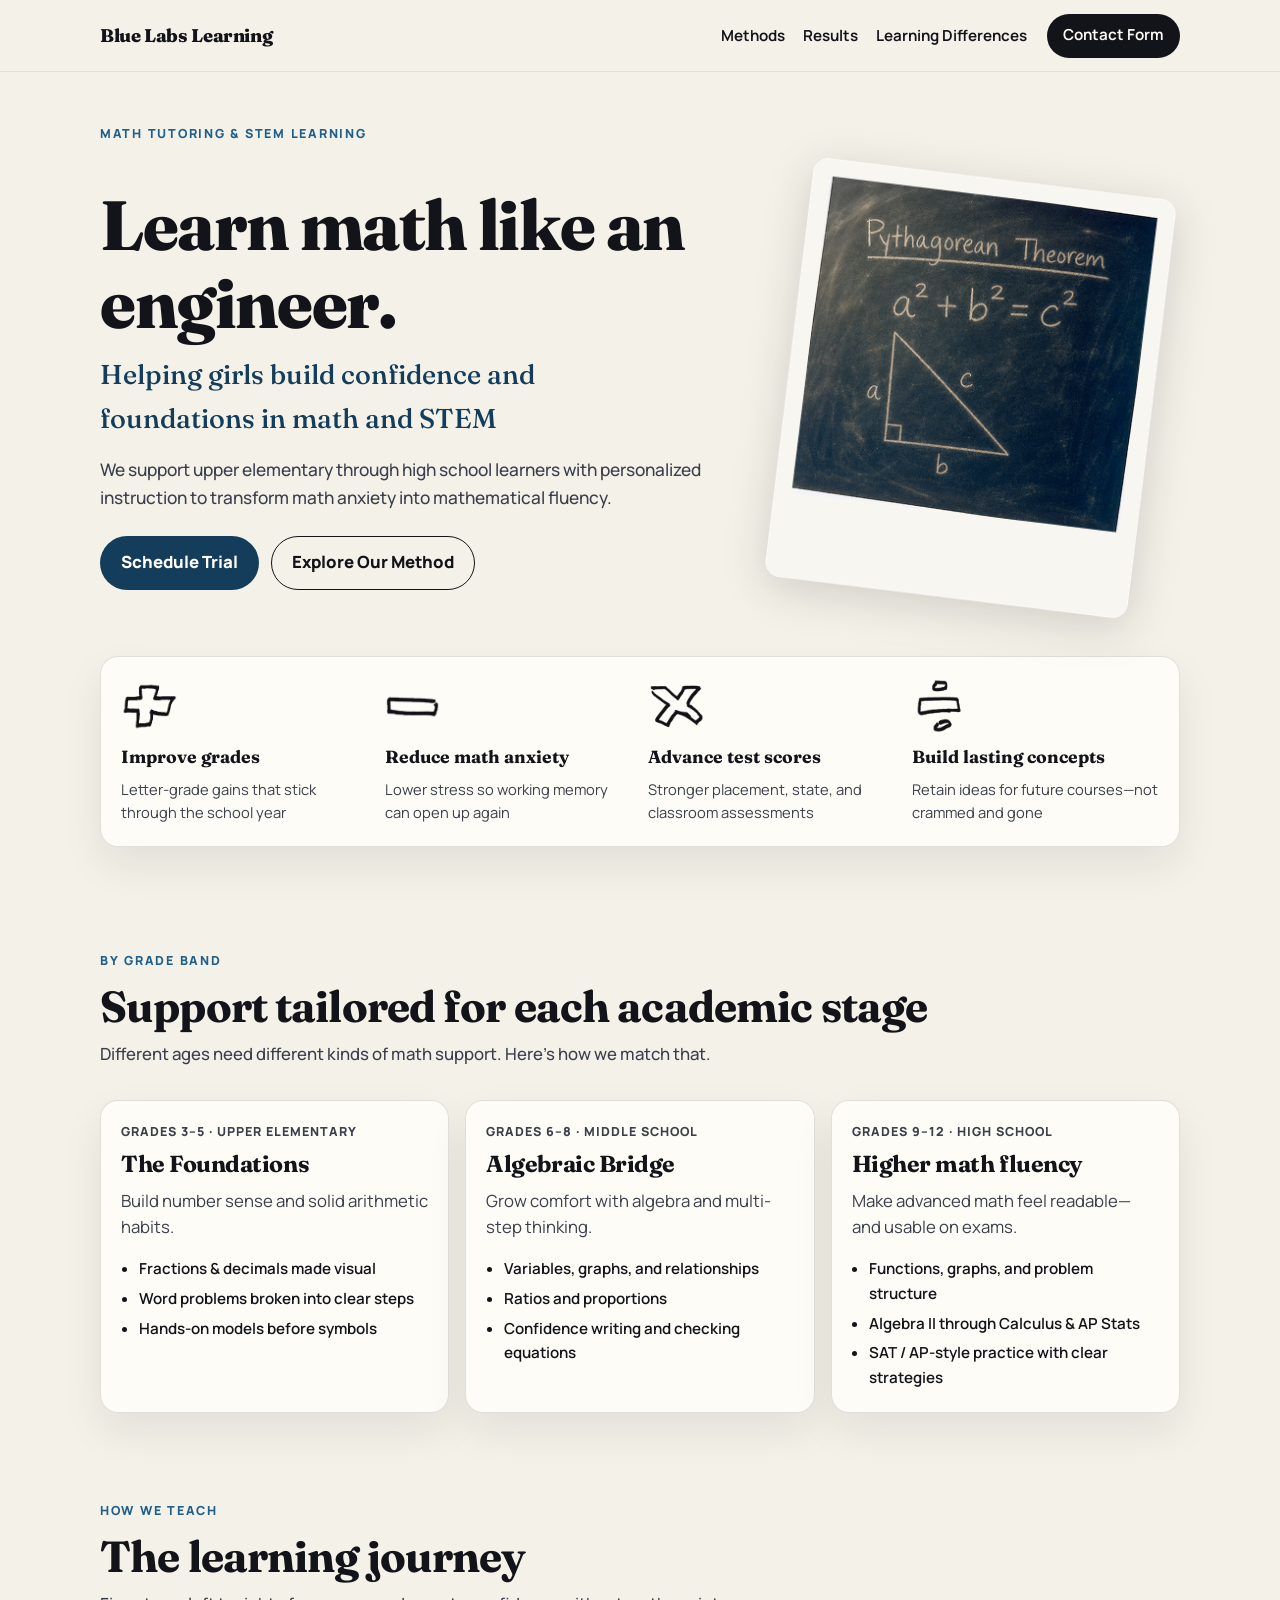
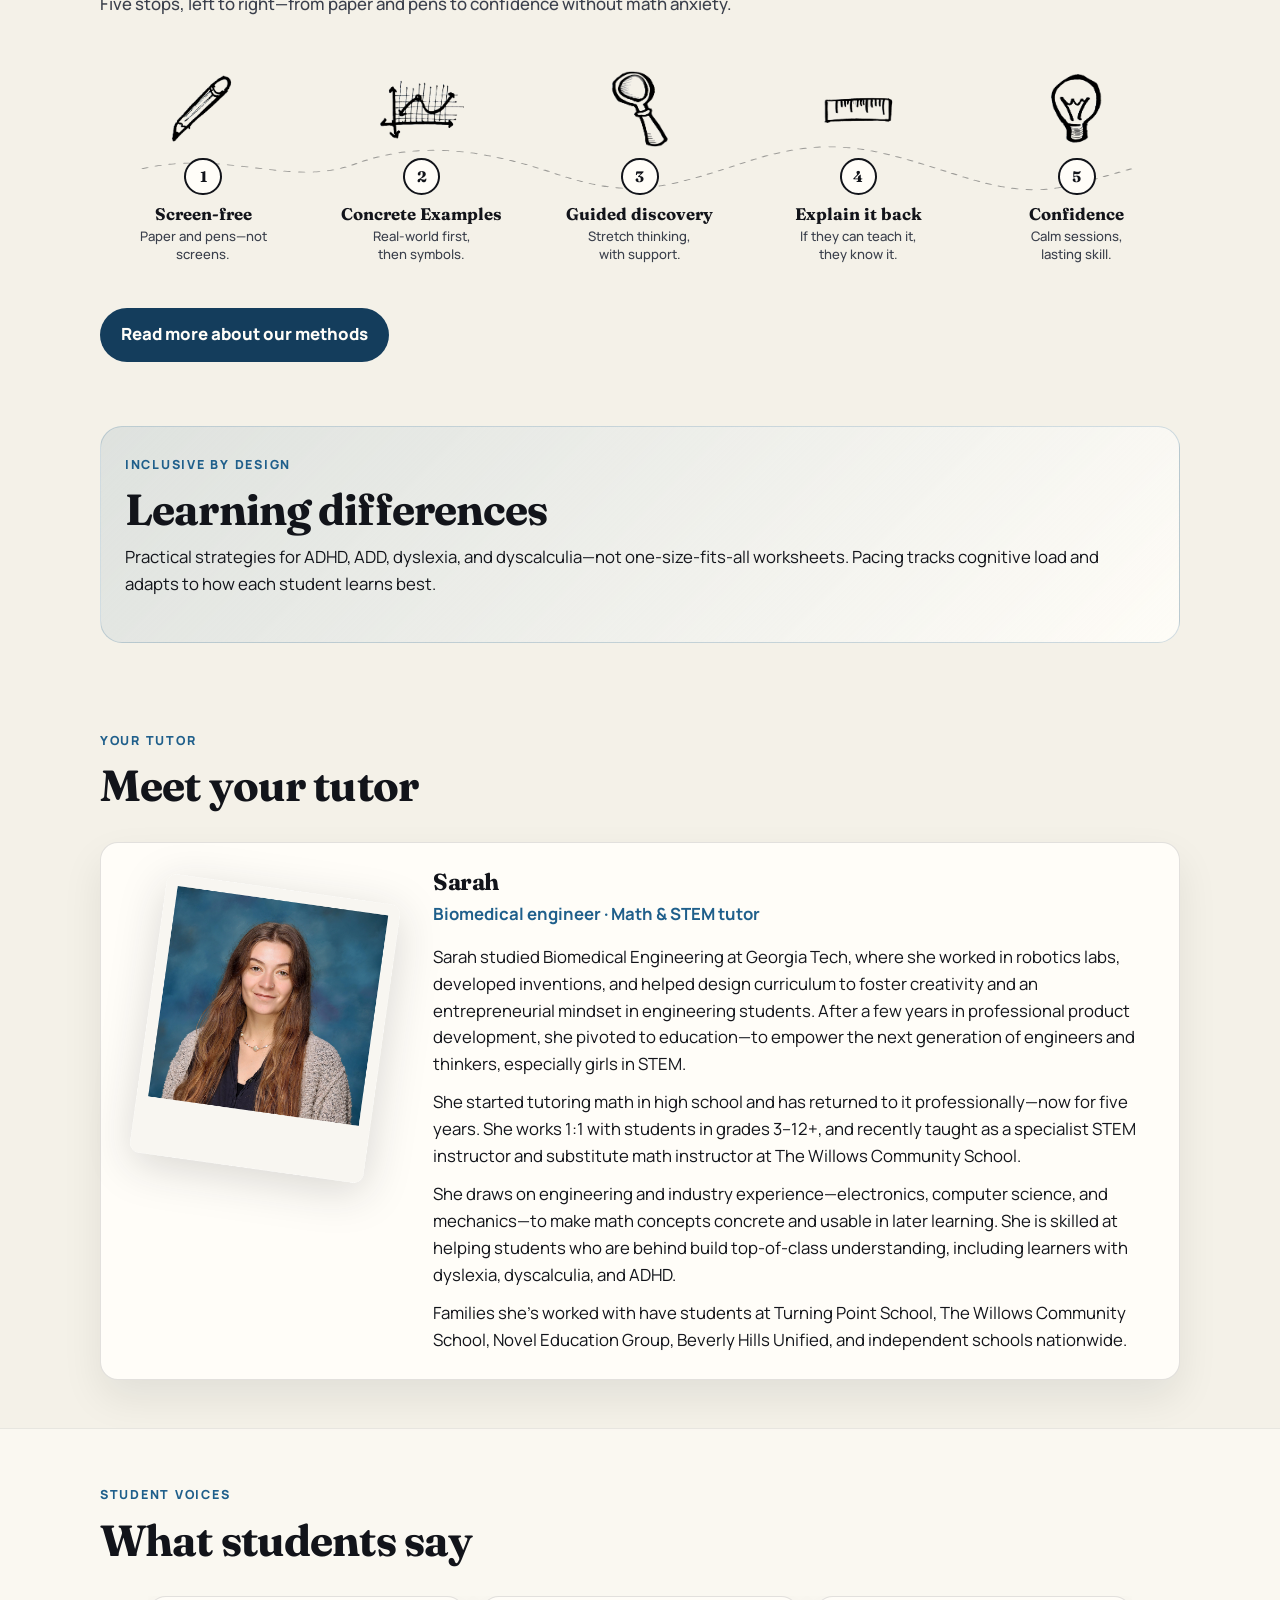
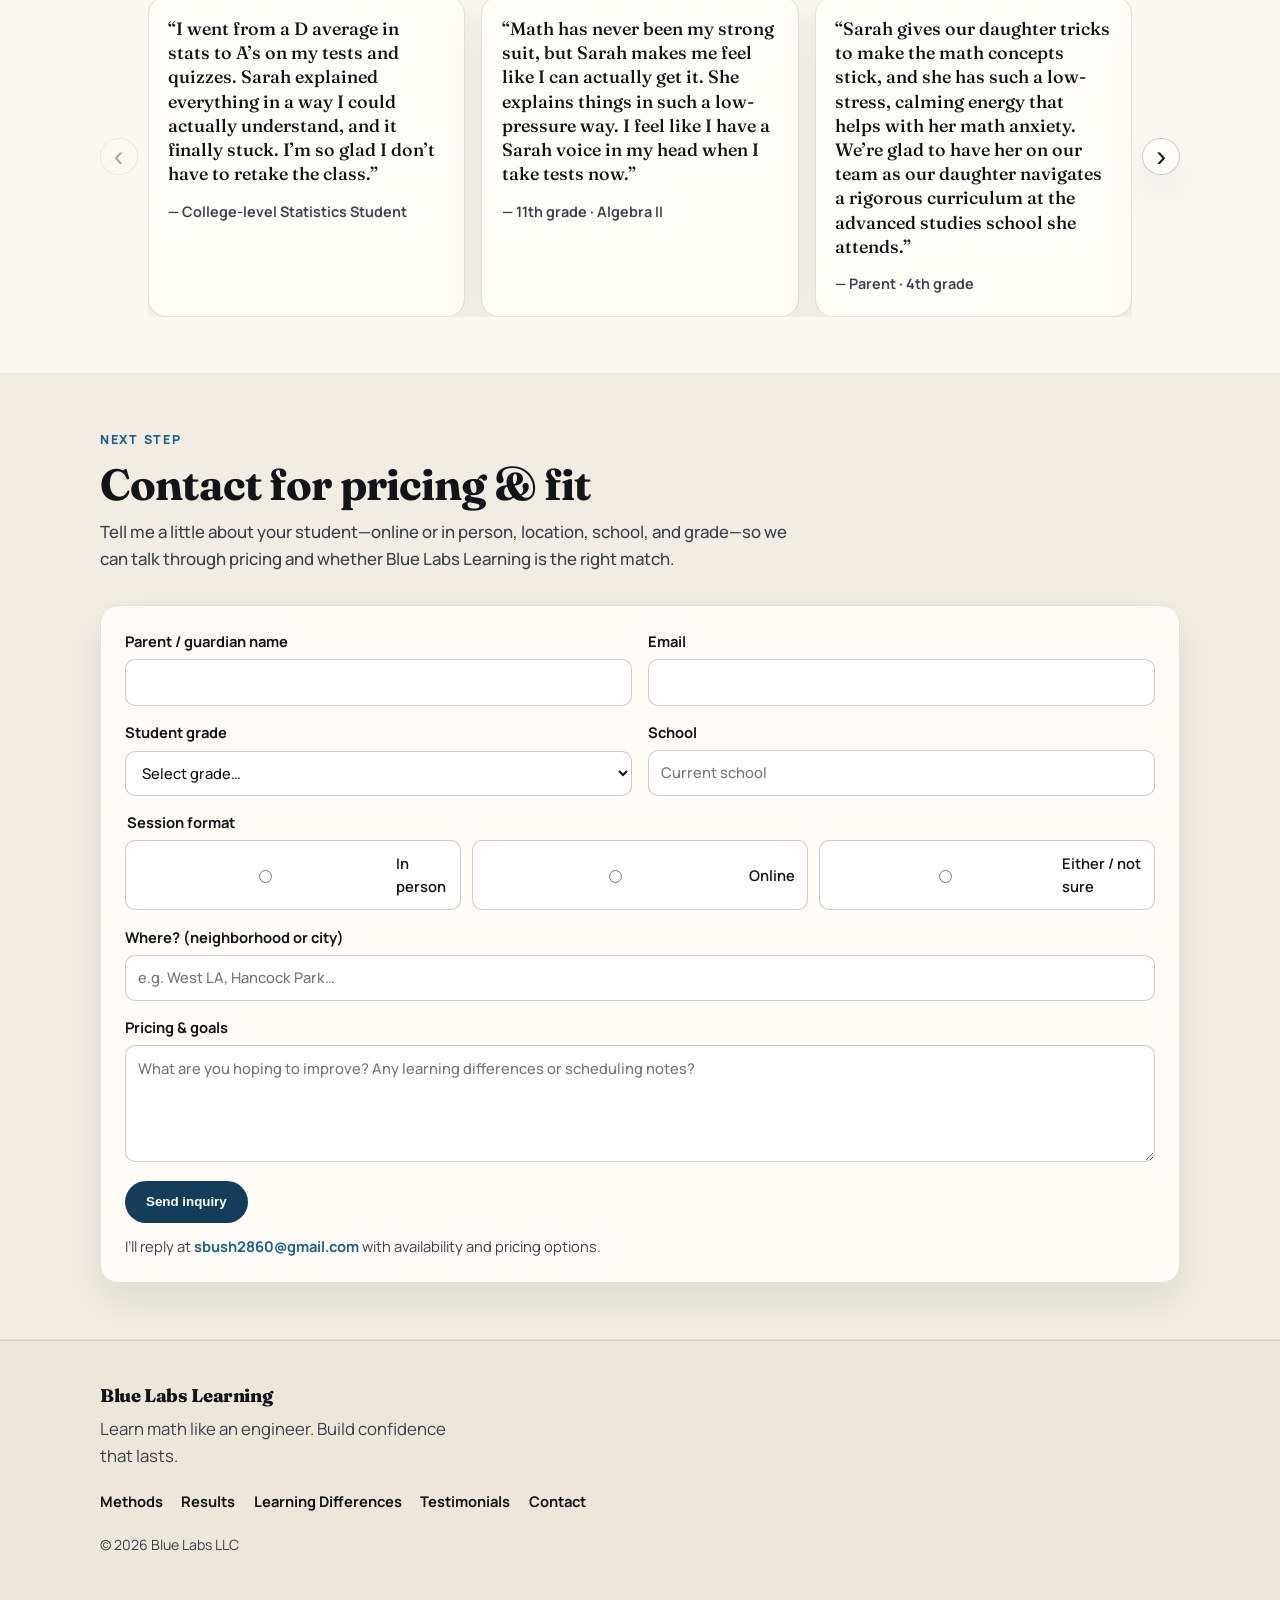
<file: index.html>
<!doctype html>
<html lang="en">
  <head>
    <meta charset="UTF-8" />
    <meta name="viewport" content="width=device-width, initial-scale=1.0" />
    <meta
      name="description"
      content="Blue Labs Learning — in-person and online 1:1 math tutoring from an engineer. Helping girls build confidence and foundations in math and STEM across Los Angeles."
    />
    <title>Blue Labs Learning | Math &amp; STEM Tutoring</title>
    <link rel="preconnect" href="https://fonts.googleapis.com" />
    <link rel="preconnect" href="https://fonts.gstatic.com" crossorigin />
    <link
      href="https://fonts.googleapis.com/css2?family=Fraunces:opsz,wght@9..144,500;9..144,700;9..144,800&family=Manrope:wght@400;500;600;700;800&display=swap"
      rel="stylesheet"
    />
    <link rel="stylesheet" href="css/styles.css" />
  </head>
  <body>
    <header class="site-header">
      <div class="shell header-inner">
        <a class="logo" href="index.html">Blue Labs Learning</a>
        <button class="nav-toggle" type="button" aria-expanded="false" aria-controls="site-nav">
          Menu
        </button>
        <nav id="site-nav" class="site-nav" aria-label="Primary">
          <ul>
            <li><a href="methods.html">Methods</a></li>
            <li><a href="#results">Results</a></li>
            <li><a href="#learning-differences">Learning Differences</a></li>
          </ul>
          <a class="btn btn-ink btn-compact" href="#contact">Contact Form</a>
        </nav>
      </div>
    </header>

    <main>
      <section class="hero shell">
        <p class="eyebrow">Math tutoring &amp; STEM learning</p>
        <div class="hero-layout">
          <div class="hero-copy">
            <h1>Learn math like an engineer.</h1>
            <p class="hero-sub">Helping girls build confidence and foundations in math and STEM</p>
            <p class="hero-lead">
              We support upper elementary through high school learners with personalized instruction
              to transform math anxiety into mathematical fluency.
            </p>
            <div class="button-row">
              <a class="btn btn-primary" href="#contact">Schedule Trial</a>
              <a class="btn btn-ghost" href="methods.html">Explore Our Method</a>
            </div>
          </div>
          <div class="hero-art">
            <img
              class="hero-polaroid"
              src="assets/chalkboard-pythagorean-polaroid.png"
              alt="Polaroid photo of a chalkboard with the Pythagorean theorem written in chalk."
              width="853"
              height="952"
            />
          </div>
        </div>
      </section>

      <section id="results" class="validation shell" aria-label="Outcomes">
        <ul class="validation-list">
          <li>
            <img class="hand-icon" src="assets/icon-plus.png" alt="" width="72" height="72" />
            <strong>Improve grades</strong>
            <span>Letter-grade gains that stick through the school year</span>
          </li>
          <li>
            <img class="hand-icon" src="assets/icon-minus.png" alt="" width="72" height="72" />
            <strong>Reduce math anxiety</strong>
            <span>Lower stress so working memory can open up again</span>
          </li>
          <li>
            <img class="hand-icon" src="assets/icon-times.png" alt="" width="72" height="72" />
            <strong>Advance test scores</strong>
            <span>Stronger placement, state, and classroom assessments</span>
          </li>
          <li>
            <img class="hand-icon" src="assets/icon-divide.png" alt="" width="72" height="72" />
            <strong>Build lasting concepts</strong>
            <span>Retain ideas for future courses—not crammed and gone</span>
          </li>
        </ul>
      </section>

        <section class="section shell stages" aria-labelledby="stages-heading">
          <header class="section-head">
            <p class="eyebrow">By grade band</p>
            <h2 id="stages-heading">Support tailored for each academic stage</h2>
            <p class="section-lead">Different ages need different kinds of math support. Here’s how we match that.</p>
          </header>

          <div class="stage-grid">
            <article class="stage-card">
              <p class="stage-meta">Grades 3–5 · Upper Elementary</p>
              <h3>The Foundations</h3>
              <p>Build number sense and solid arithmetic habits.</p>
              <ul>
                <li>Fractions &amp; decimals made visual</li>
                <li>Word problems broken into clear steps</li>
                <li>Hands-on models before symbols</li>
              </ul>
            </article>
            <article class="stage-card">
              <p class="stage-meta">Grades 6–8 · Middle School</p>
              <h3>Algebraic Bridge</h3>
              <p>Grow comfort with algebra and multi-step thinking.</p>
              <ul>
                <li>Variables, graphs, and relationships</li>
                <li>Ratios and proportions</li>
                <li>Confidence writing and checking equations</li>
              </ul>
            </article>
            <article class="stage-card">
              <p class="stage-meta">Grades 9–12 · High School</p>
              <h3>Higher math fluency</h3>
              <p>Make advanced math feel readable—and usable on exams.</p>
              <ul>
                <li>Functions, graphs, and problem structure</li>
                <li>Algebra II through Calculus &amp; AP Stats</li>
                <li>SAT / AP-style practice with clear strategies</li>
              </ul>
            </article>
          </div>
        </section>

        <section id="methods" class="section shell" aria-labelledby="methods-heading">
          <header class="section-head">
            <p class="eyebrow">How we teach</p>
            <h2 id="methods-heading">The learning journey</h2>
            <p class="section-lead">
              Five stops, left to right—from paper and pens to confidence without math anxiety.
            </p>
          </header>

          <div class="method-path-wrap">
            <svg class="method-path-trail method-path-trail-h" aria-hidden="true" viewBox="0 0 1000 140" preserveAspectRatio="none">
              <path
                d="M30 70
                   C110 18, 170 122, 230 58
                   S350 16, 420 84
                   S520 128, 600 52
                   S720 14, 800 88
                   S900 120, 970 66"
              />
            </svg>
            <svg class="method-path-trail method-path-trail-v" aria-hidden="true" viewBox="0 0 80 560" preserveAspectRatio="none">
              <path
                d="M40 18
                   C12 70, 68 110, 40 160
                   S68 230, 40 280
                   S12 350, 40 400
                   S68 470, 40 520"
              />
            </svg>
            <ol class="method-path" aria-label="Five method stops">
              <li class="method-path-stop">
                <span class="method-path-marker">
                  <img class="method-path-icon" src="assets/Pencil.png" alt="" width="80" height="80" />
                  <span class="method-path-num" aria-hidden="true">1</span>
                </span>
                <span class="method-path-copy">
                  <span class="method-path-title">Screen-free</span>
                  <span class="method-path-blurb">Paper and pens—not screens.</span>
                </span>
              </li>
              <li class="method-path-stop">
                <span class="method-path-marker">
                  <img class="method-path-icon" src="assets/Graph.png" alt="" width="80" height="80" />
                  <span class="method-path-num" aria-hidden="true">2</span>
                </span>
                <span class="method-path-copy">
                  <span class="method-path-title">Concrete Examples</span>
                  <span class="method-path-blurb">Real-world first, then symbols.</span>
                </span>
              </li>
              <li class="method-path-stop">
                <span class="method-path-marker">
                  <img class="method-path-icon" src="assets/Glass.png" alt="" width="80" height="80" />
                  <span class="method-path-num" aria-hidden="true">3</span>
                </span>
                <span class="method-path-copy">
                  <span class="method-path-title">Guided discovery</span>
                  <span class="method-path-blurb">Stretch thinking, with support.</span>
                </span>
              </li>
              <li class="method-path-stop">
                <span class="method-path-marker">
                  <img class="method-path-icon" src="assets/Ruler.png" alt="" width="80" height="80" />
                  <span class="method-path-num" aria-hidden="true">4</span>
                </span>
                <span class="method-path-copy">
                  <span class="method-path-title">Explain it back</span>
                  <span class="method-path-blurb">If they can teach it, they know it.</span>
                </span>
              </li>
              <li class="method-path-stop">
                <span class="method-path-marker">
                  <img class="method-path-icon" src="assets/Bulb.png" alt="" width="80" height="80" />
                  <span class="method-path-num" aria-hidden="true">5</span>
                </span>
                <span class="method-path-copy">
                  <span class="method-path-title">Confidence</span>
                  <span class="method-path-blurb">Calm sessions, lasting skill.</span>
                </span>
              </li>
            </ol>
          </div>

          <div class="button-row">
            <a class="btn btn-primary" href="methods.html">Read more about our methods</a>
          </div>
        </section>

        <section id="learning-differences" class="section shell band" aria-labelledby="ld-heading">
          <div class="band-grid band-grid-copy">
            <div>
              <p class="eyebrow">Inclusive by design</p>
              <h2 id="ld-heading">Learning differences</h2>
              <p>
                Practical strategies for ADHD, ADD, dyslexia, and dyscalculia—not one-size-fits-all
                worksheets. Pacing tracks cognitive load and adapts to how each student learns best.
              </p>
            </div>
          </div>
        </section>

        <section class="section shell tutor" aria-labelledby="tutor-heading">
          <header class="section-head">
            <p class="eyebrow">Your tutor</p>
            <h2 id="tutor-heading">Meet your tutor</h2>
          </header>
          <div class="tutor-panel">
            <img
              class="tutor-photo"
              src="assets/sarah-tutor-polaroid.png"
              alt="Polaroid portrait of Sarah Bush, founder of Blue Labs Learning."
              width="1054"
              height="1202"
            />
            <div class="tutor-copy">
              <h3>Sarah</h3>
              <p class="tutor-role">Biomedical engineer · Math &amp; STEM tutor</p>
              <p>
                Sarah studied Biomedical Engineering at Georgia Tech, where she worked in robotics
                labs, developed inventions, and helped design curriculum to foster creativity and an
                entrepreneurial mindset in engineering students. After a few years in professional
                product development, she pivoted to education—to empower the next generation of
                engineers and thinkers, especially girls in STEM.
              </p>
              <p>
                She started tutoring math in high school and has returned to it professionally—now
                for five years. She works 1:1 with students in grades 3–12+, and recently taught as a
                specialist STEM instructor and substitute math instructor at The Willows Community
                School.
              </p>
              <p>
                She draws on engineering and industry experience—electronics, computer science, and
                mechanics—to make math concepts concrete and usable in later learning. She is skilled
                at helping students who are behind build top-of-class understanding, including
                learners with dyslexia, dyscalculia, and ADHD.
              </p>
              <p>
                Families she’s worked with have students at Turning Point School, The Willows
                Community School, Novel Education Group, Beverly Hills Unified, and independent
                schools nationwide.
              </p>
            </div>
          </div>
        </section>

        <section
          id="testimonials"
          class="section full-band testimonials-band"
          aria-labelledby="testimonials-heading"
        >
          <div class="shell">
            <header class="section-head">
              <p class="eyebrow">Student voices</p>
              <h2 id="testimonials-heading">What students say</h2>
            </header>
            <div class="quote-carousel">
              <button class="quote-nav quote-nav-prev" type="button" aria-label="Previous testimonials">
                <span aria-hidden="true">‹</span>
              </button>
              <div class="quote-viewport">
                <div class="quote-track">
                  <blockquote class="quote-card">
                    <p>
                      “I went from a D average in stats to A’s on my tests and quizzes. Sarah
                      explained everything in a way I could actually understand, and it finally
                      stuck. I’m so glad I don’t have to retake the class.”
                    </p>
                    <footer>— College-level Statistics Student</footer>
                  </blockquote>
                  <blockquote class="quote-card">
                    <p>
                      “Math has never been my strong suit, but Sarah makes me feel like I can actually
                      get it. She explains things in such a low-pressure way. I feel like I have a
                      Sarah voice in my head when I take tests now.”
                    </p>
                    <footer>— 11th grade · Algebra II</footer>
                  </blockquote>
                  <blockquote class="quote-card">
                    <p>
                      “Sarah gives our daughter tricks to make the math concepts stick, and she has
                      such a low-stress, calming energy that helps with her math anxiety. We’re glad
                      to have her on our team as our daughter navigates a rigorous curriculum at the
                      advanced studies school she attends.”
                    </p>
                    <footer>— Parent · 4th grade</footer>
                  </blockquote>
                  <blockquote class="quote-card">
                    <p>
                      “Sarah has been my tutor for three years now, and she was the first person to
                      make math not feel like a scary monster.”
                    </p>
                    <footer>— 7th grader · dyslexia, ADHD</footer>
                  </blockquote>
                  <blockquote class="quote-card">
                    <p>
                      “I like the way she explains things, she’s fun and I want to keep working
                      together.”
                    </p>
                    <footer>— 7th grader · dyscalculia</footer>
                  </blockquote>
                  <blockquote class="quote-card">
                    <p>
                      “She is so funny and makes math super fun for me. She is kind and always makes my day
                      brighter.”
                    </p>
                    <footer>— 8th grader · ADHD</footer>
                  </blockquote>
                </div>
              </div>
              <button class="quote-nav quote-nav-next" type="button" aria-label="Next testimonials">
                <span aria-hidden="true">›</span>
              </button>
            </div>
          </div>
        </section>

        <section id="contact" class="section full-band contact-band" aria-labelledby="contact-heading">
          <div class="shell">
            <header class="section-head">
              <p class="eyebrow">Next step</p>
              <h2 id="contact-heading">Contact for pricing &amp; fit</h2>
              <p class="section-lead">
                Tell me a little about your student—online or in person, location, school, and grade—so
                we can talk through pricing and whether Blue Labs Learning is the right match.
              </p>
            </header>

            <form class="contact-form" action="#" method="post">
              <div class="form-grid">
                <label>
                  Parent / guardian name
                  <input type="text" name="name" autocomplete="name" required />
                </label>
                <label>
                  Email
                  <input type="email" name="email" autocomplete="email" required />
                </label>
                <label>
                  Student grade
                  <select name="grade" required>
                    <option value="">Select grade…</option>
                    <option>3</option>
                    <option>4</option>
                    <option>5</option>
                    <option>6</option>
                    <option>7</option>
                    <option>8</option>
                    <option>9</option>
                    <option>10</option>
                    <option>11</option>
                    <option>12</option>
                  </select>
                </label>
                <label>
                  School
                  <input type="text" name="school" placeholder="Current school" />
                </label>
                <fieldset class="span-2">
                  <legend>Session format</legend>
                  <div class="choice-row">
                    <label class="choice"
                      ><input type="radio" name="format" value="in-person" required /> In person</label
                    >
                    <label class="choice"
                      ><input type="radio" name="format" value="online" /> Online</label
                    >
                    <label class="choice"
                      ><input type="radio" name="format" value="either" /> Either / not sure</label
                    >
                  </div>
                </fieldset>
                <label class="span-2">
                  Where? (neighborhood or city)
                  <input type="text" name="where" placeholder="e.g. West LA, Hancock Park…" />
                </label>
                <label class="span-2">
                  Pricing &amp; goals
                  <textarea
                    name="message"
                    rows="4"
                    placeholder="What are you hoping to improve? Any learning differences or scheduling notes?"
                  ></textarea>
                </label>
              </div>
              <button class="btn btn-primary" type="submit">Send inquiry</button>
              <p class="form-note">
                I’ll reply at
                <a href="mailto:sbush2860@gmail.com">sbush2860@gmail.com</a>
                with availability and pricing options.
              </p>
            </form>
          </div>
        </section>
    </main>

    <footer class="site-footer">
      <div class="shell footer-inner">
        <div>
          <p class="logo footer-logo">Blue Labs Learning</p>
          <p class="footer-tag">Learn math like an engineer. Build confidence that lasts.</p>
        </div>
        <nav aria-label="Footer">
          <a href="methods.html">Methods</a>
          <a href="#results">Results</a>
          <a href="#learning-differences">Learning Differences</a>
          <a href="#testimonials">Testimonials</a>
          <a href="#contact">Contact</a>
        </nav>
        <p class="copyright">© <span data-year></span> Blue Labs LLC</p>
      </div>
    </footer>

    <script src="js/script.js"></script>
  </body>
</html>
</file>
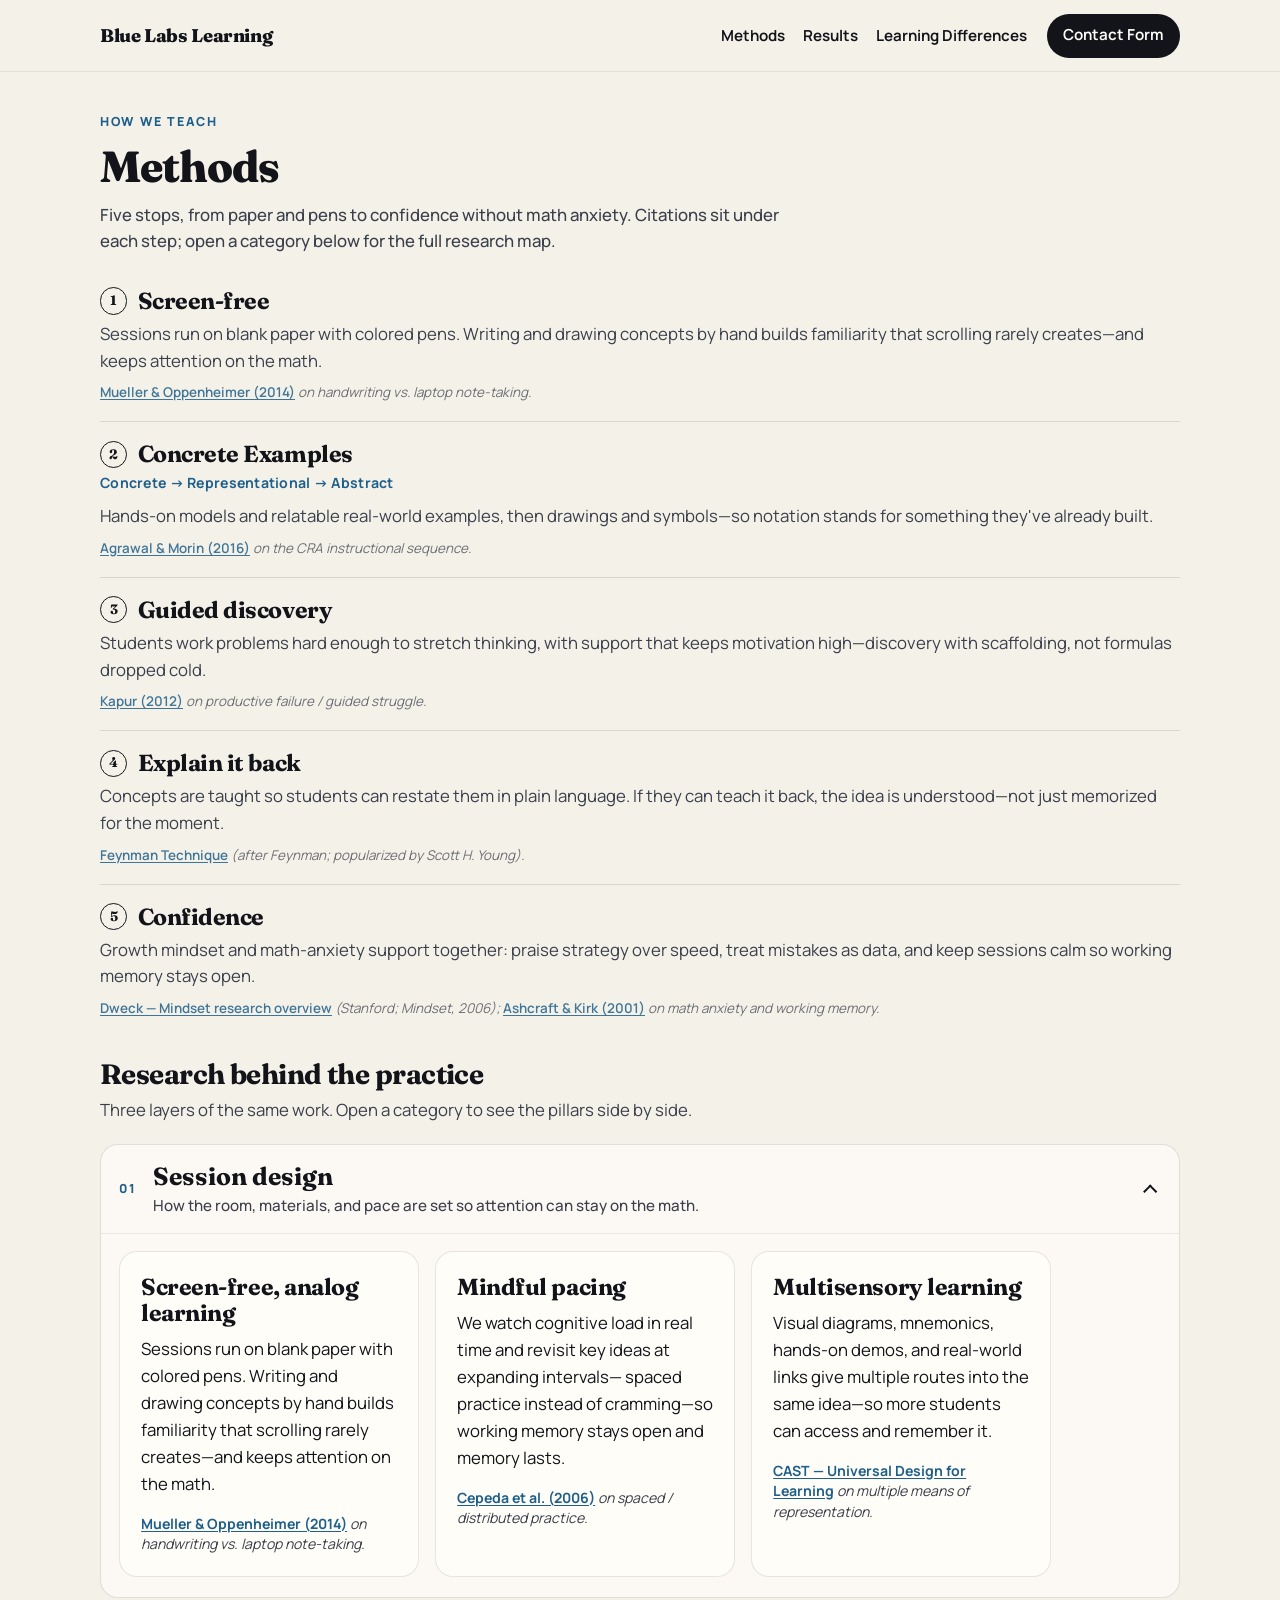
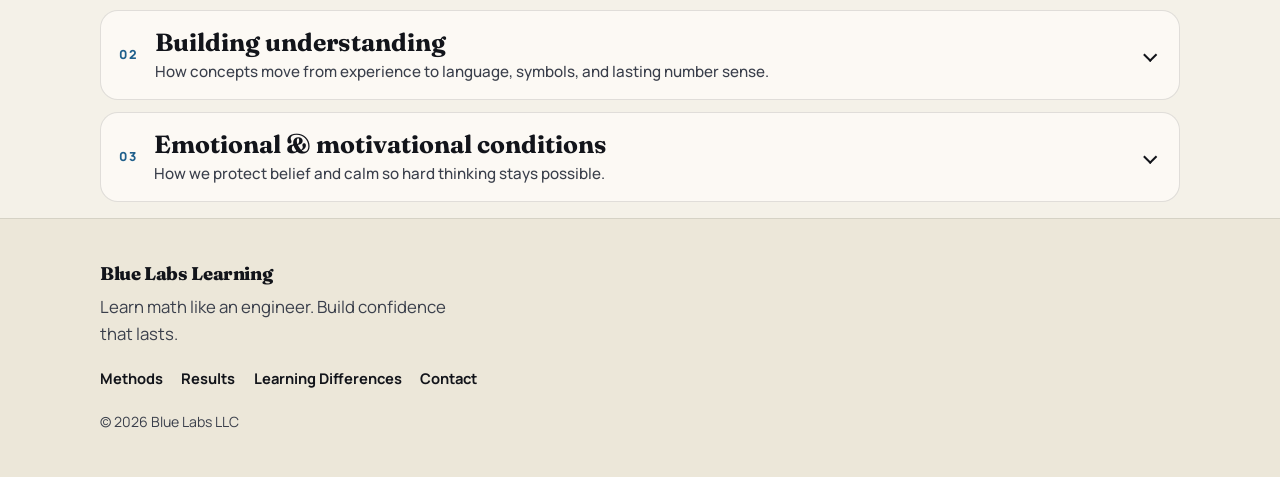
<file: methods.html>
<!doctype html>
<html lang="en">
  <head>
    <meta charset="UTF-8" />
    <meta name="viewport" content="width=device-width, initial-scale=1.0" />
    <meta
      name="description"
      content="How Blue Labs Learning teaches math: session design, building understanding, and emotional support—research-backed methods."
    />
    <title>Methods | Blue Labs Learning</title>
    <link rel="preconnect" href="https://fonts.googleapis.com" />
    <link rel="preconnect" href="https://fonts.gstatic.com" crossorigin />
    <link
      href="https://fonts.googleapis.com/css2?family=Fraunces:opsz,wght@9..144,500;9..144,700;9..144,800&family=Manrope:wght@400;500;600;700;800&display=swap"
      rel="stylesheet"
    />
    <link rel="stylesheet" href="css/styles.css" />
  </head>
  <body>
    <header class="site-header">
      <div class="shell header-inner">
        <a class="logo" href="index.html">Blue Labs Learning</a>
        <button class="nav-toggle" type="button" aria-expanded="false" aria-controls="site-nav">
          Menu
        </button>
        <nav id="site-nav" class="site-nav" aria-label="Primary">
          <ul>
            <li><a href="methods.html" aria-current="page">Methods</a></li>
            <li><a href="index.html#results">Results</a></li>
            <li><a href="index.html#learning-differences">Learning Differences</a></li>
          </ul>
          <a class="btn btn-ink btn-compact" href="index.html#contact">Contact Form</a>
        </nav>
      </div>
    </header>

    <main class="shell">
      <section class="section" aria-labelledby="methods-heading" style="padding-top: 2.5rem">
        <header class="section-head">
          <p class="eyebrow">How we teach</p>
          <h1 id="methods-heading" style="font-size: clamp(1.85rem, 3.4vw, 2.75rem)">Methods</h1>
          <p class="section-lead">
            Five stops, from paper and pens to confidence without math anxiety. Citations sit under
            each step; open a category below for the full research map.
          </p>
        </header>

        <ol class="method-detail-list">
          <li>
            <h3><span class="method-detail-num">1</span> Screen-free</h3>
            <p>
              Sessions run on blank paper with colored pens. Writing and drawing concepts by hand
              builds familiarity that scrolling rarely creates—and keeps attention on the math.
            </p>
            <p class="pillar-note">
              <a href="https://doi.org/10.1177/0956797614524581" target="_blank" rel="noopener">Mueller &amp; Oppenheimer (2014)</a>
              on handwriting vs. laptop note-taking.
            </p>
          </li>
          <li>
            <h3><span class="method-detail-num">2</span> Concrete Examples</h3>
            <p class="method-detail-acronym">Concrete → Representational → Abstract</p>
            <p>
              Hands-on models and relatable real-world examples, then drawings and symbols—so
              notation stands for something they've already built.
            </p>
            <p class="pillar-note">
              <a href="https://doi.org/10.1177/1053451214560890" target="_blank" rel="noopener">Agrawal &amp; Morin (2016)</a>
              on the CRA instructional sequence.
            </p>
          </li>
          <li>
            <h3><span class="method-detail-num">3</span> Guided discovery</h3>
            <p>
              Students work problems hard enough to stretch thinking, with support that keeps
              motivation high—discovery with scaffolding, not formulas dropped cold.
            </p>
            <p class="pillar-note">
              <a href="https://doi.org/10.1007/s10648-012-9199-6" target="_blank" rel="noopener">Kapur (2012)</a>
              on productive failure / guided struggle.
            </p>
          </li>
          <li>
            <h3><span class="method-detail-num">4</span> Explain it back</h3>
            <p>
              Concepts are taught so students can restate them in plain language. If they can teach
              it back, the idea is understood—not just memorized for the moment.
            </p>
            <p class="pillar-note">
              <a href="https://www.scotthyoung.com/blog/the-feynman-technique-explained/" target="_blank" rel="noopener">Feynman Technique</a>
              (after Feynman; popularized by Scott H. Young).
            </p>
          </li>
          <li>
            <h3><span class="method-detail-num">5</span> Confidence</h3>
            <p>
              Growth mindset and math-anxiety support together: praise strategy over speed, treat
              mistakes as data, and keep sessions calm so working memory stays open.
            </p>
            <p class="pillar-note">
              <a href="https://www.mindsetworks.com/science/" target="_blank" rel="noopener">Dweck — Mindset research overview</a>
              (Stanford; <em>Mindset</em>, 2006);
              <a href="https://doi.org/10.1037/0096-3445.130.2.224" target="_blank" rel="noopener">Ashcraft &amp; Kirk (2001)</a>
              on math anxiety and working memory.
            </p>
          </li>
        </ol>

        <h2 class="method-research-heading">Research behind the practice</h2>
        <p class="method-research-lead">
          Three layers of the same work. Open a category to see the pillars side by side.
        </p>

        <div class="method-groups">
          <details class="method-group" open>
            <summary class="method-group-summary">
              <span class="method-group-index">01</span>
              <span class="method-group-copy">
                <span class="method-group-title">Session design</span>
                <span class="method-group-blurb">How the room, materials, and pace are set so attention can stay on the math.</span>
              </span>
              <span class="method-group-chevron" aria-hidden="true"></span>
            </summary>
            <div class="pillar-row">
              <article class="pillar">
                <h3>Screen-free, analog learning</h3>
                <p>
                  Sessions run on blank paper with colored pens. Writing and drawing concepts by hand
                  builds familiarity that scrolling rarely creates—and keeps attention on the math.
                </p>
                <p class="pillar-note">
                  <a href="https://doi.org/10.1177/0956797614524581" target="_blank" rel="noopener">Mueller &amp; Oppenheimer (2014)</a>
                  on handwriting vs. laptop note-taking.
                </p>
              </article>
              <article class="pillar">
                <h3>Mindful pacing</h3>
                <p>
                  We watch cognitive load in real time and revisit key ideas at expanding intervals—
                  spaced practice instead of cramming—so working memory stays open and memory lasts.
                </p>
                <p class="pillar-note">
                  <a href="https://www.yorku.ca/ncepeda/publications/CPVWR2006.html" target="_blank" rel="noopener">Cepeda et al. (2006)</a>
                  on spaced / distributed practice.
                </p>
              </article>
              <article class="pillar">
                <h3>Multisensory learning</h3>
                <p>
                  Visual diagrams, mnemonics, hands-on demos, and real-world links give multiple routes
                  into the same idea—so more students can access and remember it.
                </p>
                <p class="pillar-note">
                  <a href="https://www.cast.org/impact/universal-design-for-learning-udl" target="_blank" rel="noopener">CAST — Universal Design for Learning</a>
                  on multiple means of representation.
                </p>
              </article>
            </div>
          </details>

          <details class="method-group">
            <summary class="method-group-summary">
              <span class="method-group-index">02</span>
              <span class="method-group-copy">
                <span class="method-group-title">Building understanding</span>
                <span class="method-group-blurb">How concepts move from experience to language, symbols, and lasting number sense.</span>
              </span>
              <span class="method-group-chevron" aria-hidden="true"></span>
            </summary>
            <div class="pillar-row">
              <article class="pillar">
                <h3>Concrete Examples</h3>
                <p>
                  We move from hands-on models to drawings and graphs, then to symbols—so notation
                  stands for something students have already built and seen.
                </p>
                <p class="pillar-note">
                  <a href="https://doi.org/10.1177/1053451214560890" target="_blank" rel="noopener">Agrawal &amp; Morin (2016)</a>
                  on the CRA instructional sequence.
                </p>
              </article>
              <article class="pillar">
                <h3>Flexible Number Sense</h3>
                <p>
                  Real-world examples give numbers a job to do—boosting motivation and helping students
                  choose strategies instead of treating math as arbitrary rules.
                </p>
                <p class="pillar-note">
                  <a href="https://www.nctm.org/Standards-and-Positions/Principles-and-Standards/" target="_blank" rel="noopener">NCTM Principles &amp; Standards</a>
                  on number and operations sense.
                </p>
              </article>
              <article class="pillar">
                <h3>Learn the Language of Mathematics</h3>
                <p>
                  Visual–verbal links help students decode notation, talk through reasoning, and feel
                  fluent in how mathematics is written, spoken, and shared in class.
                </p>
                <p class="pillar-note">
                  <a href="https://doi.org/10.1023/A:1012737223465" target="_blank" rel="noopener">Moschkovich (2002)</a>
                  on academic mathematical discourse.
                </p>
              </article>
              <article class="pillar">
                <h3>Explain it back</h3>
                <p>
                  Concepts are taught so students can restate them in plain language. If they can teach
                  it back, the idea is understood—not just memorized for the moment.
                </p>
                <p class="pillar-note">
                  <a href="https://www.scotthyoung.com/blog/the-feynman-technique-explained/" target="_blank" rel="noopener">Feynman Technique</a>
                  (after Feynman; popularized by Scott H. Young).
                </p>
              </article>
            </div>
          </details>

          <details class="method-group">
            <summary class="method-group-summary">
              <span class="method-group-index">03</span>
              <span class="method-group-copy">
                <span class="method-group-title">Emotional &amp; motivational conditions</span>
                <span class="method-group-blurb">How we protect belief and calm so hard thinking stays possible.</span>
              </span>
              <span class="method-group-chevron" aria-hidden="true"></span>
            </summary>
            <div class="pillar-row">
              <article class="pillar">
                <h3>Guided Discovery</h3>
                <p>
                  Students work problems hard enough to stretch thinking, with support that keeps
                  motivation high—discovery with scaffolding, not formulas dropped cold.
                </p>
                <p class="pillar-note">
                  <a href="https://doi.org/10.1007/s10648-012-9199-6" target="_blank" rel="noopener">Kapur (2012)</a>
                  on productive failure / guided struggle.
                </p>
              </article>
              <article class="pillar">
                <h3>Growth Mindset</h3>
                <p>
                  We dismantle “I’m not a math person,” praise strategy and effort, and treat mistakes as
                  data—building confidence students can measure in how they approach hard problems.
                </p>
                <p class="pillar-note">
                  <a href="https://www.mindsetworks.com/science/" target="_blank" rel="noopener">Dweck — Mindset research overview</a>
                  (Stanford; <em>Mindset</em>, 2006).
                </p>
              </article>
              <article class="pillar">
                <h3>Math Anxiety Support</h3>
                <p>
                  Anxiety can steal working-memory space when students need it most. Sessions stay
                  low-stress and encouraging so thinking can reopen and learning can stick.
                </p>
                <p class="pillar-note">
                  <a href="https://doi.org/10.1037/0096-3445.130.2.224" target="_blank" rel="noopener">Ashcraft &amp; Kirk (2001)</a>
                  on math anxiety and working memory.
                </p>
              </article>
            </div>
          </details>
        </div>
      </section>
    </main>

    <footer class="site-footer">
      <div class="shell footer-inner">
        <div>
          <p class="logo footer-logo">Blue Labs Learning</p>
          <p class="footer-tag">Learn math like an engineer. Build confidence that lasts.</p>
        </div>
        <nav aria-label="Footer">
          <a href="methods.html">Methods</a>
          <a href="index.html#results">Results</a>
          <a href="index.html#learning-differences">Learning Differences</a>
          <a href="index.html#contact">Contact</a>
        </nav>
        <p class="copyright">© <span data-year></span> Blue Labs LLC</p>
      </div>
    </footer>
    <script src="js/script.js"></script>
  </body>
</html>
</file>
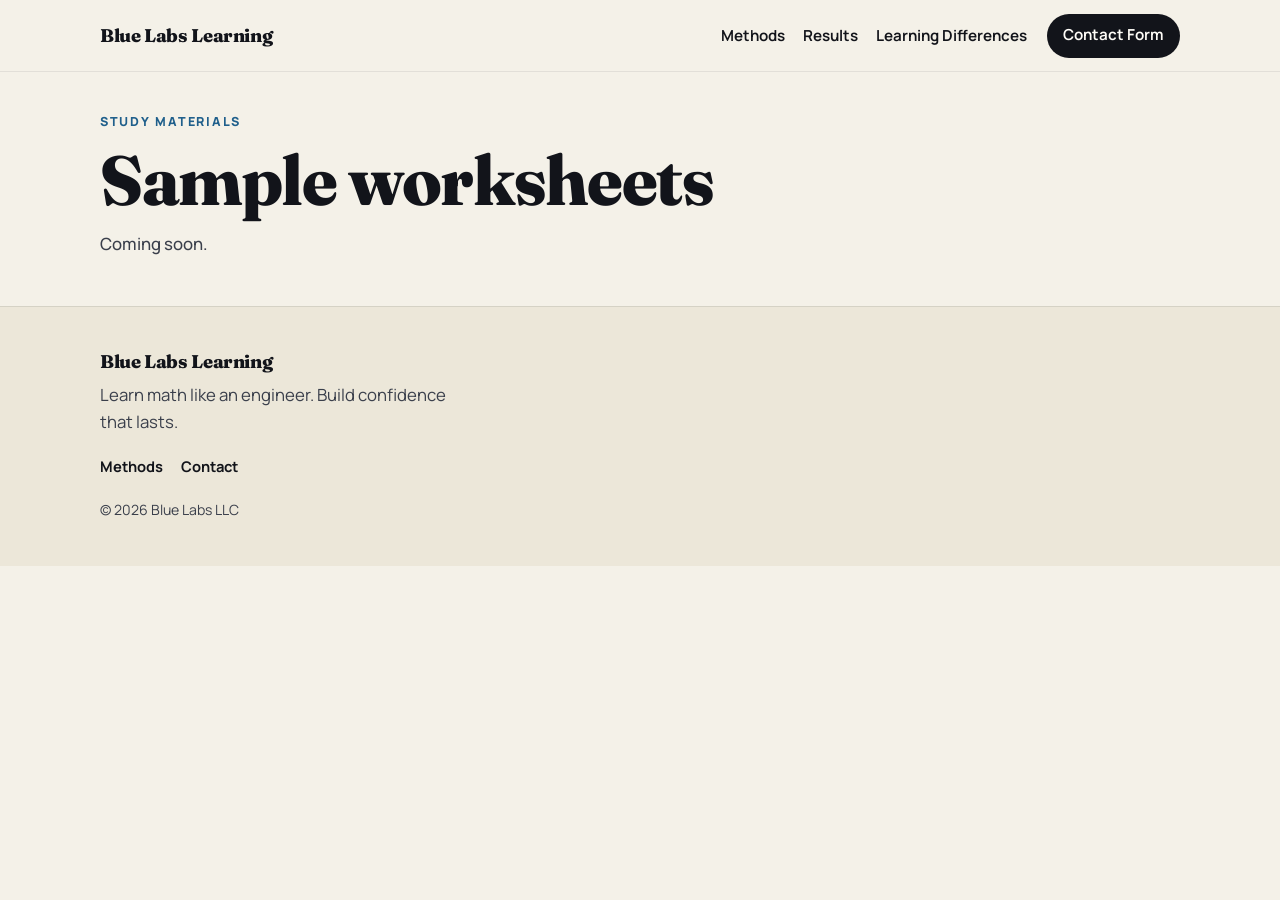
<file: worksheets.html>
<!doctype html>
<html lang="en">
  <head>
    <meta charset="UTF-8" />
    <meta name="viewport" content="width=device-width, initial-scale=1.0" />
    <meta
      name="description"
      content="Sample math worksheets from Blue Labs Learning — coming soon."
    />
    <title>Sample Worksheets | Blue Labs Learning</title>
    <link rel="preconnect" href="https://fonts.googleapis.com" />
    <link rel="preconnect" href="https://fonts.gstatic.com" crossorigin />
    <link
      href="https://fonts.googleapis.com/css2?family=Fraunces:opsz,wght@9..144,500;9..144,700;9..144,800&family=Manrope:wght@400;500;600;700;800&display=swap"
      rel="stylesheet"
    />
    <link rel="stylesheet" href="css/styles.css" />
  </head>
  <body>
    <header class="site-header">
      <div class="shell header-inner">
        <a class="logo" href="index.html">Blue Labs Learning</a>
        <button class="nav-toggle" type="button" aria-expanded="false" aria-controls="site-nav">
          Menu
        </button>
        <nav id="site-nav" class="site-nav" aria-label="Primary">
          <ul>
            <li><a href="methods.html">Methods</a></li>
            <li><a href="index.html#results">Results</a></li>
            <li><a href="index.html#learning-differences">Learning Differences</a></li>
          </ul>
          <a class="btn btn-ink btn-compact" href="index.html#contact">Contact Form</a>
        </nav>
      </div>
    </header>

    <main class="shell">
      <section class="section" style="padding-top: 2.5rem" aria-labelledby="worksheets-heading">
        <header class="section-head">
          <p class="eyebrow">Study materials</p>
          <h1 id="worksheets-heading">Sample worksheets</h1>
          <p class="section-lead">Coming soon.</p>
        </header>
      </section>
    </main>

    <footer class="site-footer">
      <div class="shell footer-inner">
        <div>
          <p class="logo footer-logo">Blue Labs Learning</p>
          <p class="footer-tag">Learn math like an engineer. Build confidence that lasts.</p>
        </div>
        <nav aria-label="Footer">
          <a href="methods.html">Methods</a>
          <a href="index.html#contact">Contact</a>
        </nav>
        <p class="copyright">© <span data-year></span> Blue Labs LLC</p>
      </div>
    </footer>

    <script src="js/script.js"></script>
  </body>
</html>
</file>
<file: css/styles.css>
:root {
  --ink: #12141a;
  --ink-soft: #3a3f4b;
  --paper: #f4f1e8;
  --paper-deep: #ebe6d8;
  --blueprint: #1f5f8b;
  --blueprint-deep: #143d5c;
  --white: #fffdf8;
  --shadow: 0 18px 40px rgba(18, 20, 26, 0.08);
  --radius: 18px;
  --shell: min(1080px, calc(100% - 2.5rem));
  --font-display: "Fraunces", Georgia, serif;
  --font-body: "Manrope", system-ui, sans-serif;
}

*,
*::before,
*::after {
  box-sizing: border-box;
}

html {
  scroll-behavior: smooth;
}

body {
  margin: 0;
  color: var(--ink);
  font-family: var(--font-body);
  font-size: 1.05rem;
  line-height: 1.6;
  background: var(--paper);
  min-height: 100vh;
}

.shell {
  width: var(--shell);
  margin-inline: auto;
}

a {
  color: inherit;
}

img {
  max-width: 100%;
  height: auto;
  display: block;
}

h1,
h2,
h3 {
  font-family: var(--font-display);
  line-height: 1.12;
  letter-spacing: -0.02em;
  margin: 0 0 0.65rem;
  font-weight: 700;
}

h1 {
  font-size: clamp(2.4rem, 6vw, 4.35rem);
  font-weight: 800;
}

h2 {
  font-size: clamp(1.85rem, 3.4vw, 2.75rem);
}

h3 {
  font-size: clamp(1.2rem, 2vw, 1.45rem);
}

p {
  margin: 0 0 1rem;
}

.eyebrow {
  margin: 0 0 0.65rem;
  font-size: 0.78rem;
  font-weight: 800;
  letter-spacing: 0.14em;
  text-transform: uppercase;
  color: var(--blueprint);
}

.section-lead,
.hero-lead {
  max-width: 65ch;
  color: var(--ink-soft);
  font-weight: 500;
}

.section {
  padding: 4.5rem 0 1rem;
}

.section-head {
  margin-bottom: 2rem;
}

/* Header */
.site-header {
  position: sticky;
  top: 0;
  z-index: 20;
  backdrop-filter: blur(10px);
  background: rgba(244, 241, 232, 0.9);
  border-bottom: 1px solid rgba(18, 20, 26, 0.08);
}

.header-inner {
  display: flex;
  align-items: center;
  justify-content: space-between;
  gap: 1rem;
  padding: 0.85rem 0;
}

.logo {
  font-family: var(--font-display);
  font-weight: 800;
  font-size: 1.15rem;
  text-decoration: none;
  letter-spacing: -0.02em;
}

.nav-toggle {
  display: none;
  border: 1.5px solid var(--ink);
  background: var(--white);
  border-radius: 999px;
  padding: 0.4rem 0.85rem;
  font: inherit;
  font-weight: 700;
  cursor: pointer;
}

.site-nav {
  display: flex;
  align-items: center;
  gap: 1.25rem;
}

.site-nav ul {
  display: flex;
  gap: 1.1rem;
  list-style: none;
  margin: 0;
  padding: 0;
}

.site-nav a {
  text-decoration: none;
  font-weight: 650;
  font-size: 0.95rem;
}

.site-nav a:hover {
  color: var(--blueprint);
}

/* Buttons */
.btn {
  display: inline-flex;
  align-items: center;
  justify-content: center;
  gap: 0.35rem;
  border-radius: 999px;
  padding: 0.78rem 1.25rem;
  font-weight: 800;
  text-decoration: none;
  border: 1.5px solid transparent;
  cursor: pointer;
  transition: transform 160ms ease, background 160ms ease, color 160ms ease;
}

.btn:hover {
  transform: translateY(-2px);
}

.btn-primary {
  background: var(--blueprint-deep);
  color: var(--white);
}

.btn-ghost {
  background: transparent;
  border-color: var(--ink);
  color: var(--ink);
}

.btn-ink {
  background: var(--ink);
  color: var(--white);
}

.btn-compact {
  padding: 0.55rem 0.95rem;
  font-size: 0.88rem;
}

.button-row {
  display: flex;
  flex-wrap: wrap;
  gap: 0.75rem;
  margin-top: 1.5rem;
}

/* Hero */
.hero {
  padding: 3.25rem 0 1.75rem;
  background: var(--paper);
}

.hero-layout {
  display: grid;
  grid-template-columns: minmax(0, 1.2fr) minmax(0, 0.8fr);
  gap: 2rem;
  align-items: center;
}

.hero-sub {
  font-family: var(--font-display);
  font-size: clamp(1.2rem, 2.4vw, 1.7rem);
  font-weight: 500;
  color: var(--blueprint-deep);
  margin: 0.35rem 0 1rem;
  max-width: 28ch;
}

.hero-lead {
  font-size: 1.08rem;
}

.hero-art {
  display: grid;
  place-items: center;
}

.hero-emblem {
  width: min(100%, 480px);
  height: auto;
  border-radius: 14px;
  filter: grayscale(1);
}

.hero-polaroid {
  width: min(100%, 420px);
  height: auto;
  display: block;
  filter: drop-shadow(0 10px 22px rgba(18, 20, 26, 0.16));
}

/* Validation */
.validation {
  padding: 0.35rem 0 2rem;
}

.validation-list {
  list-style: none;
  margin: 0;
  padding: 1.35rem 1.25rem;
  display: grid;
  grid-template-columns: repeat(4, 1fr);
  gap: 1rem;
  background: rgba(255, 253, 248, 0.88);
  border: 1px solid rgba(18, 20, 26, 0.12);
  border-radius: var(--radius);
  box-shadow: var(--shadow);
}

.validation-list li {
  display: grid;
  gap: 0.4rem;
  align-content: start;
  justify-items: start;
}

.validation-list strong {
  font-family: var(--font-display);
  font-size: 1.1rem;
  font-weight: 700;
}

.validation-list span {
  color: var(--ink-soft);
  font-size: 0.92rem;
}

.hand-icon {
  width: 3.5rem;
  height: 3.5rem;
  object-fit: contain;
  object-position: center;
  margin-bottom: 0.15rem;
  display: block;
}

/* Stages */
.stage-grid {
  display: grid;
  grid-template-columns: repeat(3, 1fr);
  gap: 1rem;
}

.stage-card {
  background: rgba(255, 253, 248, 0.9);
  border: 1px solid rgba(18, 20, 26, 0.12);
  border-radius: var(--radius);
  padding: 1.35rem 1.25rem 1.4rem;
  box-shadow: var(--shadow);
}

.stage-meta {
  margin: 0 0 0.55rem;
  font-size: 0.78rem;
  font-weight: 800;
  letter-spacing: 0.08em;
  text-transform: uppercase;
  color: var(--blueprint);
}

.stage-card p {
  color: var(--ink-soft);
}

.stage-card ul {
  margin: 0.85rem 0 0;
  padding-left: 1.1rem;
  color: var(--ink);
  font-weight: 600;
  font-size: 0.95rem;
}

.stage-card li + li {
  margin-top: 0.35rem;
}

.stage-worksheets {
  margin: 1rem 0 0;
  padding-top: 0.85rem;
  border-top: 1px solid rgba(18, 20, 26, 0.1);
  font-size: 0.88rem;
  font-weight: 600;
}

.stage-worksheets a {
  text-decoration: none;
  color: var(--blueprint);
}

.stage-worksheets a:hover {
  color: var(--blueprint-deep);
  text-decoration: underline;
  text-underline-offset: 2px;
}

.stage-worksheets-sep {
  margin: 0 0.35rem;
  color: rgba(18, 20, 26, 0.35);
}

/* Homepage method path */
.method-path-wrap {
  position: relative;
  margin: 0 0 2.25rem;
}

.method-path {
  list-style: none;
  margin: 0;
  padding: 1.1rem 0 0.5rem;
  display: grid;
  grid-template-columns: repeat(5, 1fr);
  gap: 0.75rem;
  position: relative;
  z-index: 1;
}

.method-path-trail {
  position: absolute;
  pointer-events: none;
  z-index: 0;
  overflow: visible;
}

.method-path-trail path {
  fill: none;
  stroke: rgba(18, 20, 26, 0.38);
  stroke-width: 2.4;
  stroke-dasharray: 5 9;
  stroke-linecap: round;
  stroke-linejoin: round;
}

.method-path-trail-h {
  display: block;
  left: 1%;
  width: 98%;
  top: 5.85rem;
  height: 3.2rem;
}

.method-path-trail-v {
  display: none;
}

.method-path-stop {
  position: relative;
  z-index: 1;
  display: grid;
  justify-items: center;
  gap: 0.55rem;
  text-align: center;
}

.method-path-marker {
  display: flex;
  flex-direction: column;
  align-items: center;
  gap: 0.4rem;
}

.method-path-num {
  width: 2.35rem;
  height: 2.35rem;
  border-radius: 50%;
  display: grid;
  place-items: center;
  background: var(--white);
  border: 2px solid var(--ink);
  font-family: var(--font-display);
  font-weight: 700;
  font-size: 0.95rem;
  line-height: 1;
}

.method-path-icon {
  width: 5.25rem;
  height: 5.25rem;
  object-fit: contain;
}

.method-path-copy {
  display: flex;
  flex-direction: column;
  align-items: center;
  gap: 0.25rem;
}

.method-path-title {
  font-family: var(--font-display);
  font-size: 1.05rem;
  font-weight: 700;
  line-height: 1.2;
  max-width: 14ch;
}

.method-path-blurb {
  font-size: 0.82rem;
  font-weight: 500;
  line-height: 1.35;
  color: var(--ink-soft);
  max-width: 16ch;
}

.method-detail-list {
  list-style: none;
  margin: 0 0 1.5rem;
  padding: 0;
  display: grid;
  gap: 1.15rem;
}

.method-detail-list li {
  padding: 0 0 1.15rem;
  border-bottom: 1px solid rgba(18, 20, 26, 0.12);
}

.method-detail-list li:last-child {
  border-bottom: 0;
  padding-bottom: 0;
}

.method-detail-list h3 {
  display: flex;
  align-items: center;
  gap: 0.65rem;
  margin-bottom: 0.4rem;
}

.method-detail-num {
  flex: 0 0 auto;
  width: 1.7rem;
  height: 1.7rem;
  border-radius: 50%;
  display: grid;
  place-items: center;
  border: 1.5px solid var(--ink);
  font-size: 0.85rem;
  font-weight: 700;
  line-height: 1;
}

.method-detail-list p {
  margin: 0 0 0.55rem;
  color: var(--ink-soft);
}

.method-detail-list p:last-child {
  margin-bottom: 0;
}

.method-detail-list .method-detail-acronym {
  margin: -0.15rem 0 0.55rem;
  font-size: 0.88rem;
  font-weight: 700;
  letter-spacing: 0.02em;
  color: var(--blueprint);
}

.method-detail-list .pillar-note {
  margin-top: 0.15rem;
  font-size: 0.84rem;
  font-weight: 400;
  color: rgba(58, 63, 75, 0.72);
}

.method-detail-list .pillar-note a {
  font-weight: 600;
  color: rgba(31, 95, 139, 0.85);
}

.method-research-heading {
  font-family: var(--font-display);
  font-size: clamp(1.35rem, 2.4vw, 1.75rem);
  font-weight: 700;
  margin: 2.5rem 0 0.45rem;
}

.method-research-lead {
  margin: 0 0 1.25rem;
  max-width: 40rem;
  color: var(--ink-soft);
}

/* Methods page accordion */
.method-groups {
  display: grid;
  gap: 0.75rem;
}

.method-group {
  border: 1px solid rgba(18, 20, 26, 0.12);
  border-radius: var(--radius);
  background: rgba(255, 253, 248, 0.72);
  overflow: hidden;
}

.method-group-summary {
  list-style: none;
  cursor: pointer;
  display: grid;
  grid-template-columns: auto 1fr auto;
  gap: 0.85rem 1rem;
  align-items: center;
  padding: 1.05rem 1.15rem;
}

.method-group-summary::-webkit-details-marker {
  display: none;
}

.method-group-index {
  font-size: 0.78rem;
  font-weight: 800;
  letter-spacing: 0.14em;
  text-transform: uppercase;
  color: var(--blueprint);
}

.method-group-copy {
  display: grid;
  gap: 0.2rem;
  min-width: 0;
}

.method-group-title {
  font-family: var(--font-display);
  font-size: clamp(1.2rem, 2.2vw, 1.55rem);
  font-weight: 700;
  line-height: 1.2;
}

.method-group-blurb {
  color: var(--ink-soft);
  font-size: 0.95rem;
  font-weight: 500;
  line-height: 1.4;
}

.method-group-chevron {
  width: 0.65rem;
  height: 0.65rem;
  border-right: 2px solid var(--ink);
  border-bottom: 2px solid var(--ink);
  transform: rotate(45deg);
  transition: transform 160ms ease;
  margin-right: 0.35rem;
}

.method-group[open] .method-group-chevron {
  transform: rotate(-135deg);
  margin-top: 0.35rem;
}

.method-group[open] .method-group-summary {
  border-bottom: 1px solid rgba(18, 20, 26, 0.08);
}

.pillar-row {
  display: flex;
  gap: 1rem;
  padding: 1.1rem 1.15rem 1.25rem;
  overflow-x: auto;
  scroll-snap-type: x mandatory;
  -webkit-overflow-scrolling: touch;
}

.pillar-row .pillar {
  flex: 0 0 min(300px, 78vw);
  scroll-snap-align: start;
  background: var(--white);
}

/* Pillars */
.pillar-grid {
  display: grid;
  grid-template-columns: repeat(2, 1fr);
  gap: 1rem;
}

.pillar {
  padding: 1.35rem 1.3rem;
  border-radius: var(--radius);
  background: rgba(255, 253, 248, 0.86);
  border: 1px solid rgba(18, 20, 26, 0.1);
}

.pillar p:last-child {
  margin-bottom: 0;
}

.pillar-note {
  font-size: 0.88rem;
  color: var(--ink-soft);
  font-style: italic;
  line-height: 1.45;
}

.pillar-note a {
  color: var(--blueprint);
  font-style: normal;
  font-weight: 700;
  text-underline-offset: 2px;
}

.pillar-note a:hover {
  color: var(--blueprint-deep);
}

/* Full-width latter sections */
.full-band {
  width: 100%;
  max-width: none;
  padding: 3.5rem 0;
  margin-top: 2rem;
  background: rgba(255, 253, 248, 0.55);
  border-top: 1px solid rgba(18, 20, 26, 0.08);
  border-bottom: 1px solid rgba(18, 20, 26, 0.08);
}

.full-band + .full-band {
  margin-top: 0;
  border-top: 0;
}

.materials-band,
.contact-band {
  background: rgba(235, 230, 216, 0.42);
}

.testimonials-band {
  background: rgba(255, 253, 248, 0.58);
}

.worksheet-grid {
  display: grid;
  gap: 1.25rem;
  margin-bottom: 2rem;
}

.worksheet-band {
  padding: 1.35rem 1.25rem 1.4rem;
  border-radius: var(--radius);
  background: rgba(255, 253, 248, 0.9);
  border: 1px solid rgba(18, 20, 26, 0.12);
  box-shadow: var(--shadow);
}

.worksheet-band h2 {
  font-size: clamp(1.2rem, 2vw, 1.45rem);
}

.worksheet-links {
  margin: 0.75rem 0 0;
  padding-left: 1.1rem;
  font-weight: 600;
}

.worksheet-links a {
  color: var(--blueprint);
  text-decoration: none;
}

.worksheet-links a:hover {
  text-decoration: underline;
  text-underline-offset: 2px;
}

.worksheet-shop-note {
  margin: 0.85rem 0 0;
  font-size: 0.88rem;
  font-weight: 600;
}

.worksheet-shop-note a {
  color: var(--ink-soft);
  text-decoration: none;
}

.worksheet-shop-note a:hover {
  color: var(--blueprint);
}


/* LD callout — original two-column band */
.band {
  padding-top: 3rem;
}

.band-grid {
  display: grid;
  grid-template-columns: 1.35fr 0.65fr;
  gap: 1.5rem;
  align-items: center;
  padding: 1.75rem 1.5rem;
  border-radius: calc(var(--radius) + 4px);
  background: linear-gradient(135deg, rgba(31, 95, 139, 0.1), rgba(255, 253, 248, 0.92));
  border: 1px solid rgba(31, 95, 139, 0.2);
  max-width: none;
  width: 100%;
}

.band-grid-copy {
  grid-template-columns: 1fr;
}

.band-grid .photo-placeholder {
  max-width: 220px;
  margin-inline: auto;
  width: 100%;
}

/* Tutor — photo left, copy right */
.tutor-panel {
  display: grid;
  grid-template-columns: minmax(220px, 280px) 1fr;
  gap: 1.75rem;
  align-items: start;
  padding: 1.6rem 1.5rem;
  border-radius: var(--radius);
  background: var(--white);
  border: 1px solid rgba(18, 20, 26, 0.12);
  box-shadow: var(--shadow);
  max-width: none;
  width: 100%;
}

.tutor-photo {
  width: 100%;
  height: auto;
  display: block;
  filter: drop-shadow(0 10px 22px rgba(18, 20, 26, 0.16));
}

.photo-placeholder {
  aspect-ratio: 4 / 5;
  width: 100%;
  border-radius: 14px;
  border: 2px dashed rgba(18, 20, 26, 0.35);
  background: repeating-linear-gradient(
    -45deg,
    rgba(31, 95, 139, 0.06),
    rgba(31, 95, 139, 0.06) 8px,
    rgba(255, 253, 248, 0.9) 8px,
    rgba(255, 253, 248, 0.9) 16px
  );
  display: grid;
  place-items: center;
  color: var(--ink-soft);
  font-weight: 800;
  letter-spacing: 0.08em;
  text-transform: uppercase;
  font-size: 0.8rem;
}

.tutor-role {
  margin-top: -0.25rem;
  font-weight: 700;
  color: var(--blueprint);
}

.tutor-copy p:not(.tutor-role) {
  margin: 0.7rem 0 0;
}

/* Testimonials */
.quote-carousel {
  display: grid;
  grid-template-columns: auto 1fr auto;
  gap: 0.65rem;
  align-items: center;
  width: 100%;
}

.quote-viewport {
  overflow: hidden;
  min-width: 0;
  container-type: inline-size;
}

.quote-track {
  display: flex;
  gap: 1rem;
  transition: transform 0.4s ease;
}

.quote-card {
  margin: 0;
  padding: 1.25rem 1.2rem;
  border-radius: var(--radius);
  background: var(--white);
  border: 1px solid rgba(18, 20, 26, 0.12);
  box-shadow: var(--shadow);
  flex: 0 0 calc((100cqi - 2rem) / 3);
  min-width: 0;
}

.quote-card p {
  font-family: var(--font-display);
  font-size: 1.12rem;
  font-weight: 500;
  line-height: 1.35;
  margin: 0 0 0.85rem;
}

.quote-card footer {
  color: var(--ink-soft);
  font-size: 0.9rem;
  font-weight: 650;
}

.quote-nav {
  width: 2.35rem;
  height: 2.35rem;
  border-radius: 999px;
  border: 1.5px solid rgba(18, 20, 26, 0.22);
  background: var(--white);
  color: var(--ink);
  font-size: 1.85rem;
  line-height: 1;
  display: grid;
  place-items: center;
  cursor: pointer;
  padding: 0 0 0.15rem;
  box-shadow: var(--shadow);
}

.quote-nav:hover:not(:disabled) {
  border-color: var(--blueprint);
  color: var(--blueprint);
}

.quote-nav:disabled {
  opacity: 0.35;
  cursor: default;
}

/* Contact — full shell width after study materials */
.contact-form {
  width: 100%;
  max-width: none;
  padding: 1.5rem;
  border-radius: var(--radius);
  background: rgba(255, 253, 248, 0.95);
  border: 1px solid rgba(18, 20, 26, 0.12);
  box-shadow: var(--shadow);
}

.form-grid {
  display: grid;
  grid-template-columns: 1fr 1fr;
  gap: 0.95rem 1rem;
  margin-bottom: 1.15rem;
}

.form-grid label,
.form-grid fieldset {
  display: grid;
  gap: 0.35rem;
  font-weight: 700;
  font-size: 0.92rem;
}

.span-2 {
  grid-column: 1 / -1;
}

.form-grid input,
.form-grid select,
.form-grid textarea {
  width: 100%;
  border: 1.5px solid rgba(18, 20, 26, 0.22);
  border-radius: 10px;
  padding: 0.65rem 0.75rem;
  font: inherit;
  font-weight: 500;
  background: #fff;
  color: var(--ink);
}

.form-grid fieldset {
  border: 0;
  margin: 0;
  padding: 0;
}

.form-grid legend {
  font-weight: 700;
  margin-bottom: 0.35rem;
}

.choice-row {
  display: grid;
  grid-template-columns: repeat(3, 1fr);
  gap: 0.65rem;
  width: 100%;
}

.choice {
  display: inline-flex !important;
  align-items: center;
  justify-content: center;
  gap: 0.4rem;
  font-weight: 600 !important;
  grid-template-columns: none !important;
  width: 100%;
  padding: 0.65rem 0.75rem;
  border: 1.5px solid rgba(18, 20, 26, 0.22);
  border-radius: 10px;
  background: #fff;
}

.form-note {
  margin: 0.75rem 0 0;
  color: var(--ink-soft);
  font-size: 0.92rem;
}

.form-note a {
  color: var(--blueprint);
  font-weight: 700;
  text-decoration: none;
}

.form-note a:hover {
  text-decoration: underline;
  text-underline-offset: 2px;
}

/* Footer */
.site-footer {
  padding: 2.5rem 0 2.75rem;
  border-top: 1px solid rgba(18, 20, 26, 0.1);
  background: rgba(235, 230, 216, 0.85);
}

.footer-inner {
  display: grid;
  gap: 1.25rem;
}

.footer-logo {
  margin: 0 0 0.35rem;
}

.footer-tag {
  margin: 0;
  color: var(--ink-soft);
  max-width: 36ch;
}

.site-footer nav {
  display: flex;
  flex-wrap: wrap;
  gap: 0.75rem 1.15rem;
}

.site-footer nav a {
  text-decoration: none;
  font-weight: 700;
  font-size: 0.92rem;
}

.copyright {
  margin: 0;
  font-size: 0.88rem;
  color: var(--ink-soft);
}

@media (max-width: 900px) {
  .nav-toggle {
    display: inline-flex;
  }

  .site-nav {
    display: none;
    position: absolute;
    left: 1.25rem;
    right: 1.25rem;
    top: calc(100% + 0.35rem);
    flex-direction: column;
    align-items: stretch;
    gap: 0.85rem;
    padding: 1rem;
    background: var(--white);
    border: 1px solid rgba(18, 20, 26, 0.12);
    border-radius: 14px;
    box-shadow: var(--shadow);
  }

  .site-nav.open {
    display: flex;
  }

  .site-nav ul {
    flex-direction: column;
    gap: 0.65rem;
  }

  .validation-list {
    grid-template-columns: 1fr 1fr;
  }

  .method-path {
    grid-template-columns: 1fr;
    gap: 1.1rem;
    padding: 0.35rem 0 0.35rem 0.35rem;
  }

  .method-path-trail-h {
    display: none;
  }

  .method-path-trail-v {
    display: block;
    left: 2.4rem;
    top: 1.5rem;
    bottom: 1.5rem;
    width: 2.6rem;
    height: auto;
  }

  .method-path-stop {
    grid-template-columns: 5.25rem 1fr;
    justify-items: start;
    align-items: start;
    text-align: left;
    gap: 0.75rem;
  }

  .method-path-copy {
    align-items: start;
  }

  .method-path-title,
  .method-path-blurb {
    max-width: none;
  }

  .hero-layout,
  .stage-grid,
  .pillar-grid,
  .form-grid,
  .band-grid,
  .tutor-panel {
    grid-template-columns: 1fr;
  }

  .hero-layout {
    display: flex;
    flex-direction: column;
    gap: 1.25rem;
  }

  .hero-art {
    order: -1;
  }

  .quote-card {
    flex-basis: 100cqi;
  }

  .choice-row {
    grid-template-columns: 1fr;
  }

  .band-grid .photo-placeholder,
  .tutor-panel .photo-placeholder,
  .tutor-panel .tutor-photo {
    max-width: 280px;
    justify-self: start;
  }
}

@media (prefers-reduced-motion: reduce) {
  html {
    scroll-behavior: auto;
  }

  .quote-track {
    transition: none;
  }
}
</file>
